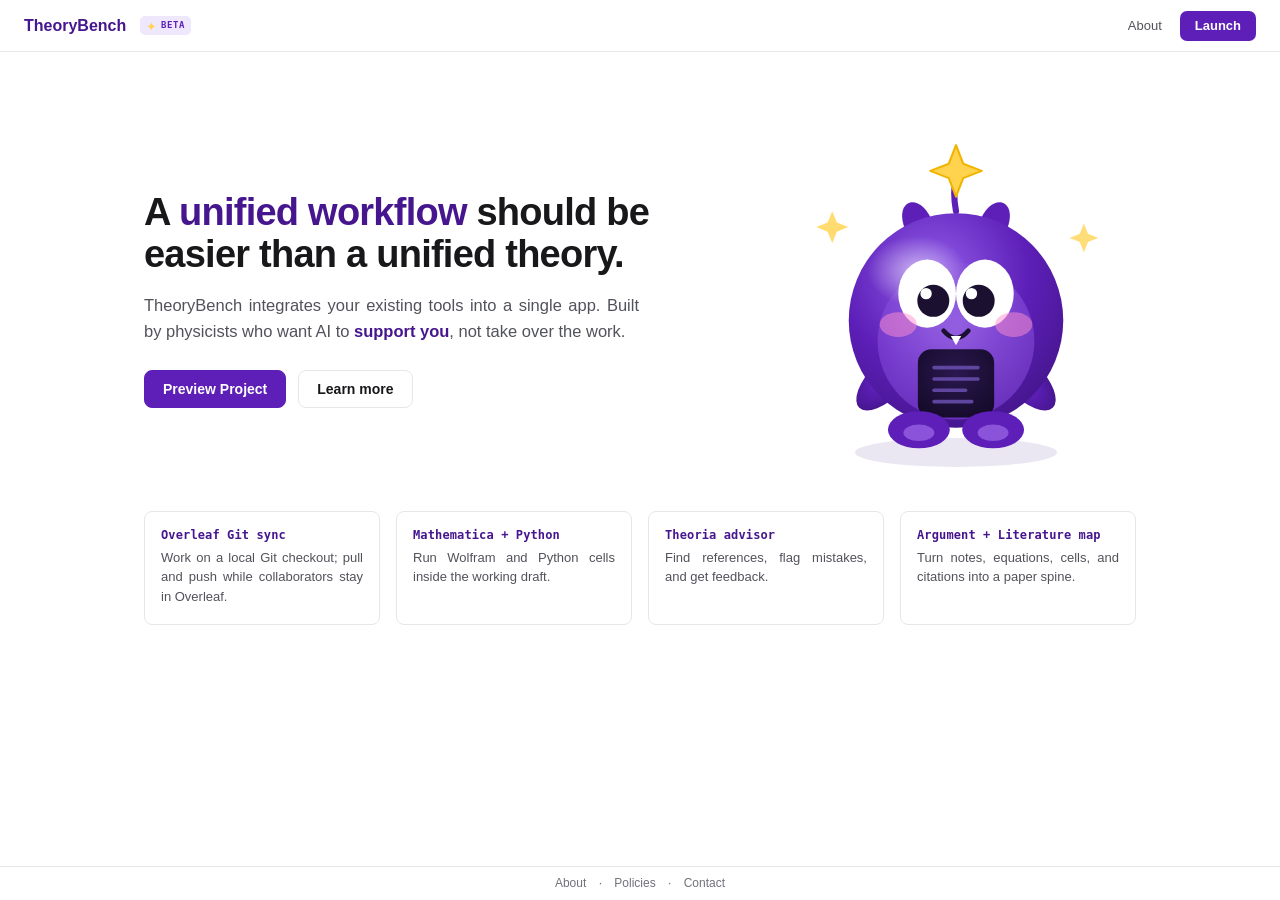
<file: index.html>
<!doctype html>
<html lang="en">
<head>
  <meta charset="utf-8" />
  <meta name="viewport" content="width=device-width, initial-scale=1" />
  <title>TheoryBench — the physicist's working room</title>
  <link rel="stylesheet" href="styles.css" />
</head>
<body>
  <nav class="nav">
    <a class="brand-mark" href="index.html" style="text-decoration:none">Theory<span style="color:var(--accent-strong)">Bench</span></a>
    <span class="beta-tag"><span class="star">✦</span>beta</span>
    <span class="spacer"></span>
    <a class="navlink" href="about.html">About</a>
    <a class="launch" href="coming-soon.html">Launch</a>
  </nav>

  <section class="hero">
    <div class="copy">
      <h1>A <span class="accent">unified workflow</span> should be easier than a unified theory.</h1>
      <p class="lede">
        TheoryBench integrates your existing tools into a single app. Built by physicists who want
        AI to <span style="color:var(--accent-strong);font-weight:600">support you</span>, not take over the work.
      </p>
      <div class="cta">
        <a class="btn primary" href="project.html?demo=1">Preview Project</a>
        <a class="btn" href="about.html">Learn more</a>
      </div>
    </div>

    <div class="mascot-wrap">
      <!-- ====== Theoria mascot (single swappable block) ====== -->
      <svg class="mascot" viewBox="0 0 320 350" role="img" aria-label="Theoria, the patron AI of theory, sitting with a belly screen">
        <defs>
          <radialGradient id="body" cx="40%" cy="28%" r="84%">
            <stop offset="0%" stop-color="#915ce8"/>
            <stop offset="52%" stop-color="#5d1fb8"/>
            <stop offset="100%" stop-color="#3f1382"/>
          </radialGradient>
          <radialGradient id="tummy" cx="50%" cy="42%" r="66%">
            <stop offset="0%" stop-color="#a877ee"/>
            <stop offset="100%" stop-color="#7639d0"/>
          </radialGradient>
          <radialGradient id="sheen" cx="50%" cy="50%" r="50%">
            <stop offset="0%" stop-color="#ffffff" stop-opacity=".55"/>
            <stop offset="100%" stop-color="#ffffff" stop-opacity="0"/>
          </radialGradient>
          <radialGradient id="screen" cx="50%" cy="36%" r="72%">
            <stop offset="0%" stop-color="#2a1850"/>
            <stop offset="100%" stop-color="#140a28"/>
          </radialGradient>
        </defs>

        <!-- ground shadow -->
        <ellipse cx="160" cy="334" rx="98" ry="14" fill="#3f1382" opacity=".10"/>

        <!-- sparkle stars -->
        <g fill="var(--star)"><path d="M40 100 l4.5 11 11 4.5 -11 4.5 -4.5 11 -4.5 -11 -11 -4.5 11 -4.5 z" opacity=".8"/><path d="M284 112 l4 10 10 4 -10 4 -4 10 -4 -10 -10 -4 10 -4 z" opacity=".75"/></g>

        <!-- star antenna -->
        <path d="M160 100 C157 84 158 76 160 68" stroke="#5d1fb8" stroke-width="6" fill="none" stroke-linecap="round"/>
        <path d="M160 36 l7 18 18 7 -18 7 -7 18 -7 -18 -18 -7 18 -7 z" fill="var(--star)" stroke="#f0b400" stroke-width="2" stroke-linejoin="round"/>

        <!-- ears -->
        <path d="M110 116 C100 88 126 80 138 112 z" fill="#5d1fb8"/>
        <path d="M210 116 C220 88 194 80 182 112 z" fill="#5d1fb8"/>

        <!-- arms: one blob each, pointing down and out (behind body) -->
        <ellipse cx="94" cy="262" rx="18" ry="40" transform="rotate(44 94 262)" fill="url(#body)"/>
        <ellipse cx="226" cy="262" rx="18" ry="40" transform="rotate(-44 226 262)" fill="url(#body)"/>

        <!-- body -->
        <ellipse cx="160" cy="206" rx="104" ry="104" fill="url(#body)"/>
        <ellipse cx="160" cy="226" rx="76" ry="76" fill="url(#tummy)" opacity=".62"/>
        <ellipse cx="122" cy="158" rx="48" ry="34" fill="url(#sheen)"/>

        <!-- belly screen -->
        <rect x="123" y="234" width="74" height="66" rx="13" fill="url(#screen)"/>
        <g fill="#6a4fb0" opacity=".85">
          <rect x="137" y="250" width="46" height="3.5" rx="1.75"/>
          <rect x="137" y="261" width="46" height="3.5" rx="1.75"/>
          <rect x="137" y="272" width="34" height="3.5" rx="1.75"/>
          <rect x="137" y="283" width="40" height="3.5" rx="1.75"/>
        </g>

        <!-- feet -->
        <ellipse cx="124" cy="312" rx="30" ry="18" fill="#5d1fb8"/>
        <ellipse cx="196" cy="312" rx="30" ry="18" fill="#5d1fb8"/>
        <ellipse cx="124" cy="315" rx="15" ry="8" fill="#a877ee" opacity=".6"/>
        <ellipse cx="196" cy="315" rx="15" ry="8" fill="#a877ee" opacity=".6"/>

        <!-- eyes -->
        <ellipse cx="132" cy="180" rx="28" ry="33" fill="#fff"/>
        <ellipse cx="188" cy="180" rx="28" ry="33" fill="#fff"/>
        <circle cx="138" cy="187" r="15.5" fill="#1c1030"/>
        <circle cx="182" cy="187" r="15.5" fill="#1c1030"/>
        <circle cx="131" cy="180" r="5.5" fill="#fff"/>
        <circle cx="175" cy="180" r="5.5" fill="#fff"/>

        <!-- cheeks -->
        <ellipse cx="104" cy="210" rx="18" ry="12" fill="#ff8fd0" opacity=".5"/>
        <ellipse cx="216" cy="210" rx="18" ry="12" fill="#ff8fd0" opacity=".5"/>

        <!-- smile + little tooth -->
        <path d="M148 216 Q160 230 172 216" stroke="#1c1030" stroke-width="4.5" fill="none" stroke-linecap="round"/>
        <path d="M155 221 l5 9 5 -9 z" fill="#fff"/>
      </svg>
      <!-- ====== /mascot ====== -->
    </div>
  </section>

  <section class="pillars">
    <div class="pillar">
      <h3>Overleaf Git sync</h3>
      <p>Work on a local Git checkout; pull and push while collaborators stay in Overleaf.</p>
    </div>
    <div class="pillar">
      <h3>Mathematica + Python</h3>
      <p>Run Wolfram and Python cells inside the working draft.</p>
    </div>
    <div class="pillar">
      <h3>Theoria advisor</h3>
      <p>Find references, flag mistakes, and get feedback.</p>
    </div>
    <div class="pillar">
      <h3>Argument + Literature map</h3>
      <p>Turn notes, equations, cells, and citations into a paper spine.</p>
    </div>
  </section>

  <footer>
    <a href="about.html">About</a> ·
    <a href="policies.html">Policies</a> ·
    <a href="contact.html">Contact</a>
  </footer>
</body>
</html>
</file>
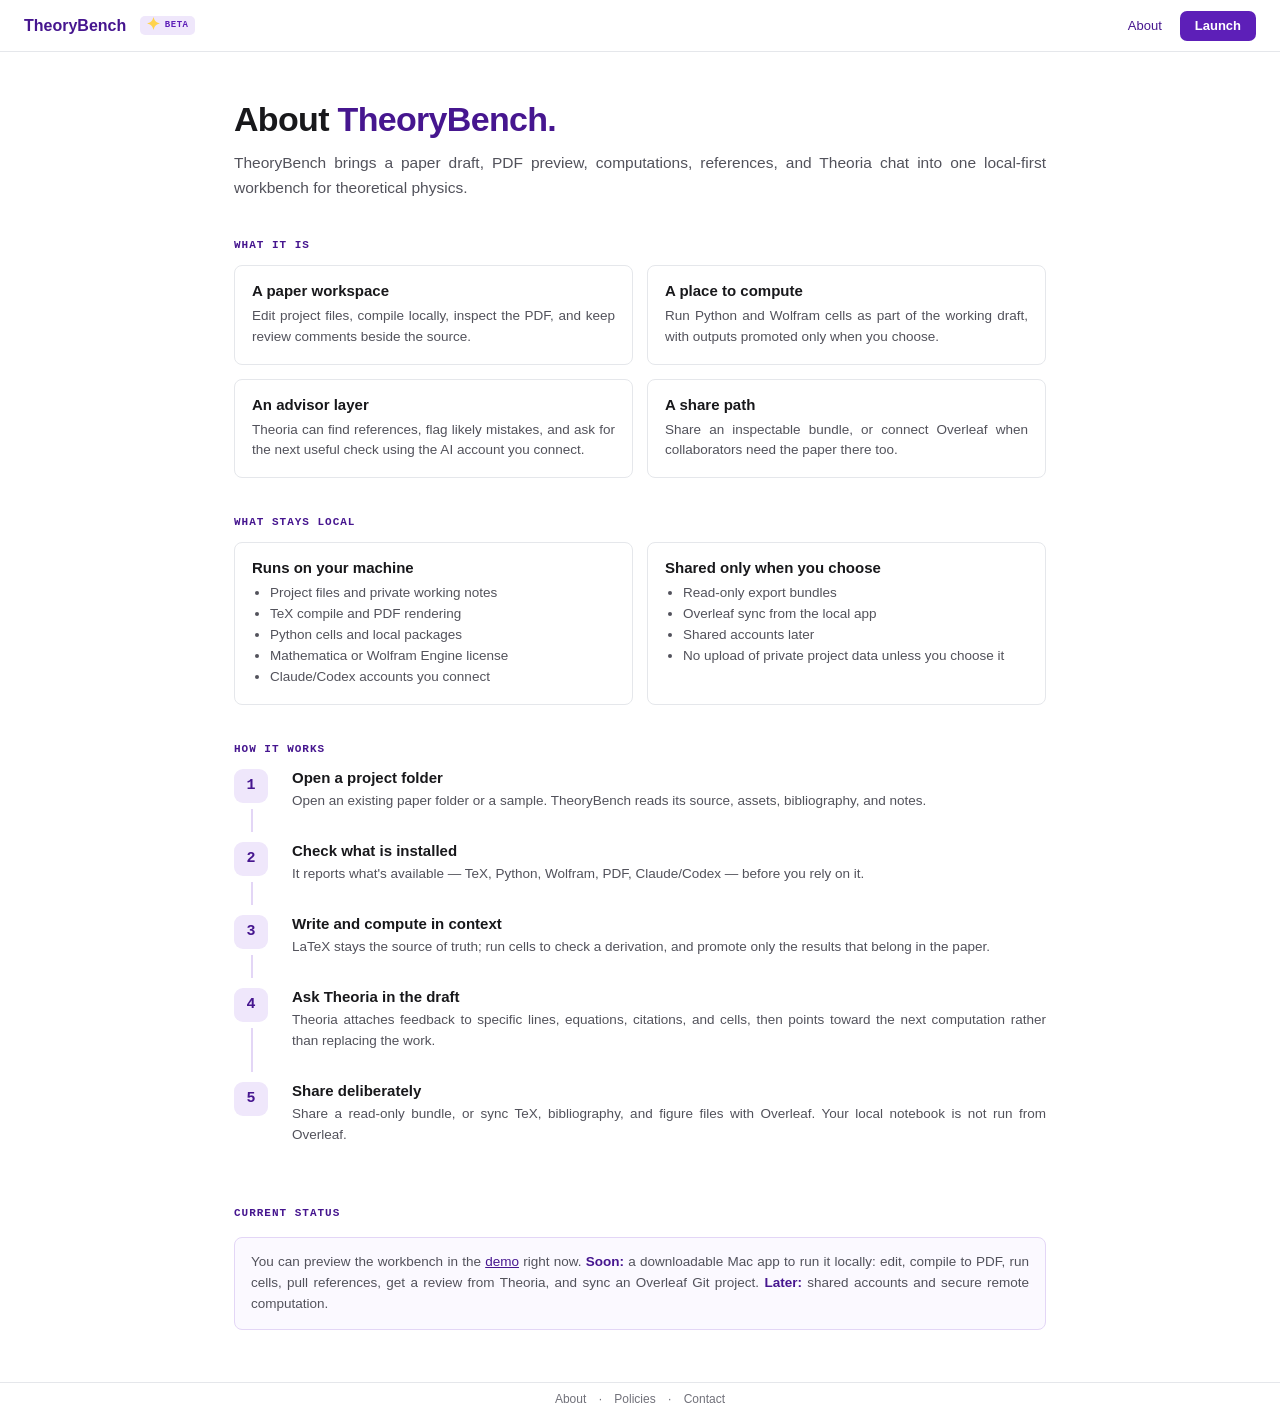
<file: about.html>
<!doctype html>
<html lang="en">
<head>
  <meta charset="utf-8" />
  <meta name="viewport" content="width=device-width, initial-scale=1" />
  <title>TheoryBench — About</title>
  <link rel="stylesheet" href="styles.css" />
</head>
<body>
  <nav class="nav">
    <a class="brand-mark" href="index.html">Theory<span style="color:var(--accent-strong)">Bench</span></a>
    <span class="beta-tag"><span class="star">✦</span>beta</span>
    <span class="spacer"></span>
    <a class="navlink" href="about.html" aria-current="page" style="color:var(--accent-strong)">About</a>
    <a class="launch" href="coming-soon.html">Launch</a>
  </nav>

  <main class="wrap">
    <h1>About <span class="accent">TheoryBench.</span></h1>
    <p class="lede">
      TheoryBench brings a paper draft, PDF preview, computations, references,
      and Theoria chat into one local-first workbench for theoretical physics.
    </p>

    <p class="section-label">What it is</p>
    <div class="grid">
      <div class="card">
        <h3>A paper workspace</h3>
        <p>Edit project files, compile locally, inspect the PDF, and keep review comments beside the source.</p>
      </div>
      <div class="card">
        <h3>A place to compute</h3>
        <p>Run Python and Wolfram cells as part of the working draft, with outputs promoted only when you choose.</p>
      </div>
      <div class="card">
        <h3>An advisor layer</h3>
        <p>Theoria can find references, flag likely mistakes, and ask for the next useful check using the AI account you connect.</p>
      </div>
      <div class="card">
        <h3>A share path</h3>
        <p>Share an inspectable bundle, or connect Overleaf when collaborators need the paper there too.</p>
      </div>
    </div>

    <p class="section-label">What stays local</p>
    <div class="split">
      <div class="card">
        <h3>Runs on your machine</h3>
        <ul>
          <li>Project files and private working notes</li>
          <li>TeX compile and PDF rendering</li>
          <li>Python cells and local packages</li>
          <li>Mathematica or Wolfram Engine license</li>
          <li>Claude/Codex accounts you connect</li>
        </ul>
      </div>
      <div class="card">
        <h3>Shared only when you choose</h3>
        <ul>
          <li>Read-only export bundles</li>
          <li>Overleaf sync from the local app</li>
          <li>Shared accounts later</li>
          <li>No upload of private project data unless you choose it</li>
        </ul>
      </div>
    </div>

    <p class="section-label" id="how">How it works</p>
    <ol class="steps">
      <li>
        <h3>Open a project folder</h3>
        <p>Open an existing paper folder or a sample. TheoryBench reads its source, assets,
        bibliography, and notes.</p>
      </li>
      <li>
        <h3>Check what is installed</h3>
        <p>It reports what's available — TeX, Python, Wolfram, PDF, Claude/Codex — before you rely on it.</p>
      </li>
      <li>
        <h3>Write and compute in context</h3>
        <p>LaTeX stays the source of truth; run cells to check a derivation, and promote only
        the results that belong in the paper.</p>
      </li>
      <li>
        <h3>Ask Theoria in the draft</h3>
        <p>Theoria attaches feedback to specific lines, equations, citations, and cells,
        then points toward the next computation rather than replacing the work.</p>
      </li>
      <li>
        <h3>Share deliberately</h3>
        <p>Share a read-only bundle, or sync TeX, bibliography, and figure files with Overleaf. Your local
        notebook is not run from Overleaf.</p>
      </li>
    </ol>

    <p class="section-label">Current status</p>
    <p class="note">
      You can preview the workbench in the <a href="project.html?demo=1" style="color:var(--accent-strong)">demo</a>
      right now. <strong>Soon:</strong> a downloadable Mac app to run it locally: edit, compile to PDF, run cells,
      pull references, get a review from Theoria, and sync an Overleaf Git project. <strong>Later:</strong>
      shared accounts and secure remote computation.
    </p>
  </main>

  <footer>
    <a href="about.html">About</a> ·
    <a href="policies.html">Policies</a> ·
    <a href="contact.html">Contact</a>
  </footer>
</body>
</html>
</file>
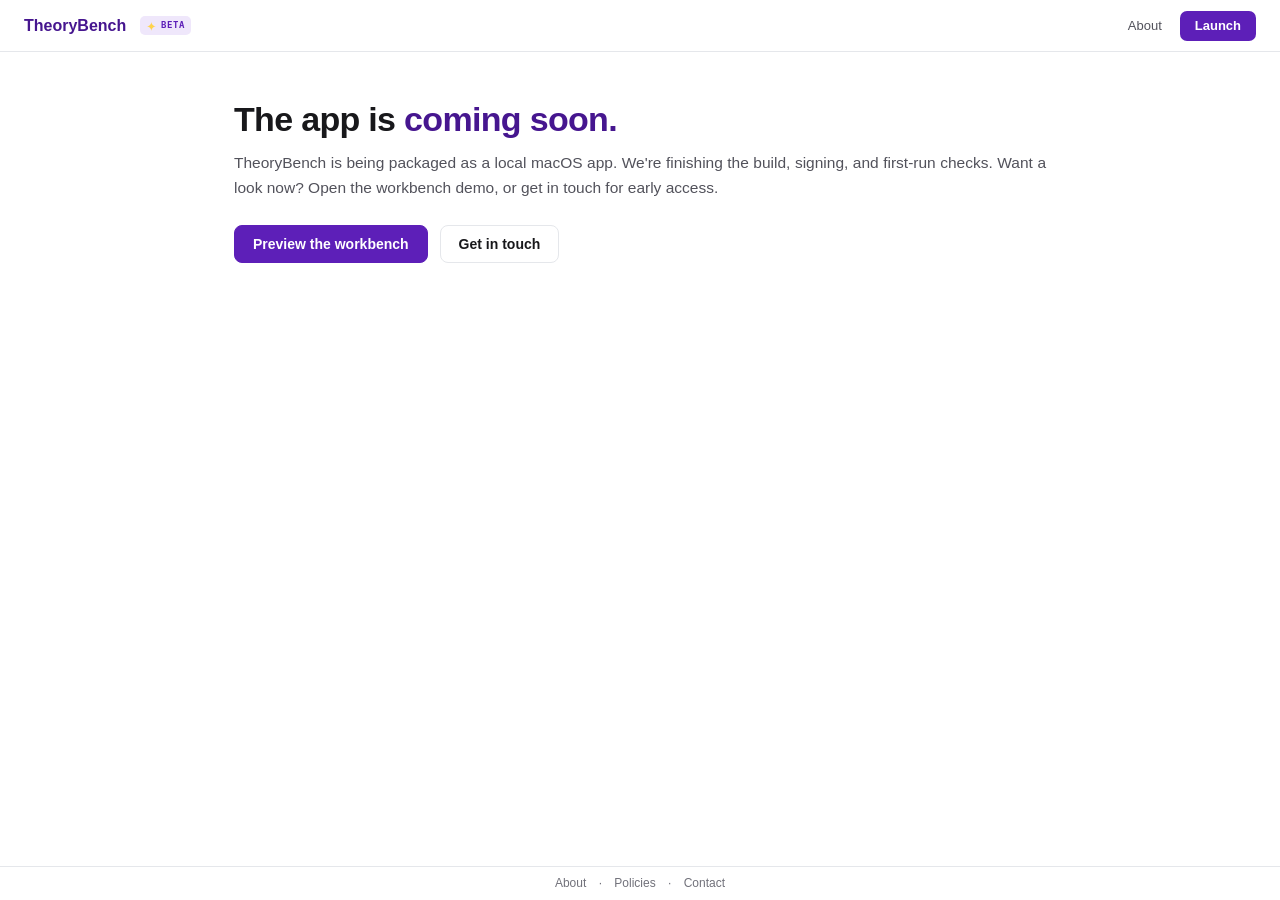
<file: coming-soon.html>
<!doctype html>
<html lang="en">
<head>
  <meta charset="utf-8" />
  <meta name="viewport" content="width=device-width, initial-scale=1" />
  <title>TheoryBench — Coming soon</title>
  <link rel="stylesheet" href="styles.css" />
</head>
<body>
  <nav class="nav">
    <a class="brand-mark" href="index.html">Theory<span style="color:var(--accent-strong)">Bench</span></a>
    <span class="beta-tag"><span class="star">✦</span>beta</span>
    <span class="spacer"></span>
    <a class="navlink" href="about.html">About</a>
    <a class="launch" href="coming-soon.html">Launch</a>
  </nav>

  <main class="wrap">
    <h1>The app is <span class="accent">coming soon.</span></h1>
    <p class="lede">
      TheoryBench is being packaged as a local macOS app. We're finishing the build,
      signing, and first-run checks. Want a look now? Open the workbench demo, or get in touch for early access.
    </p>
    <div class="cta">
      <a class="btn primary" href="project.html?demo=1">Preview the workbench</a>
      <a class="btn" href="contact.html">Get in touch</a>
    </div>
  </main>

  <footer>
    <a href="about.html">About</a> ·
    <a href="policies.html">Policies</a> ·
    <a href="contact.html">Contact</a>
  </footer>
</body>
</html>
</file>
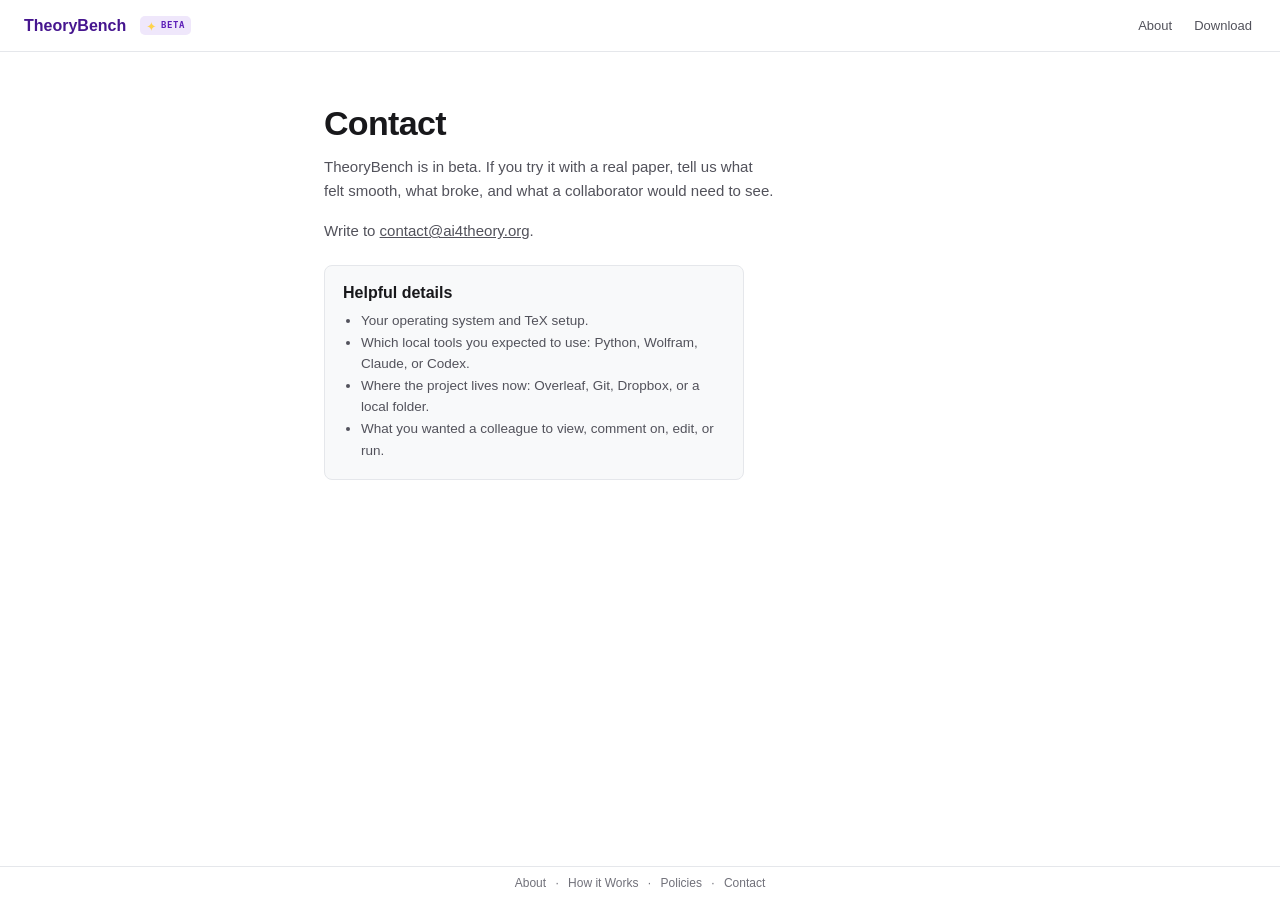
<file: contact.html>
<!doctype html>
<html lang="en">
<head>
  <meta charset="utf-8" />
  <meta name="viewport" content="width=device-width, initial-scale=1" />
  <title>TheoryBench — Contact</title>
  <style>
    :root {
      --sans:-apple-system,BlinkMacSystemFont,'Segoe UI',Roboto,sans-serif;
      --mono:'SF Mono',ui-monospace,Menlo,Consolas,monospace;
      --bg:#ffffff; --panel:#f8f9fa; --line:#e5e7eb; --line-soft:#f0f0f0;
      --ink:#18181b; --muted:#52525b; --faint:#71717a;
      --accent:#5d1fb8; --accent-strong:#46168f; --accent-soft:#efe7fb; --accent-line:#e3d6f6;
      --star:#ffd34d; --radius:8px;
    }
    * { box-sizing:border-box; }
    body { margin:0; color:var(--ink); font:14px/1.55 var(--sans); background:var(--bg); min-height:100vh; display:flex; flex-direction:column; }
    a { color:inherit; }
    .nav { display:flex; align-items:center; gap:14px; height:52px; padding:0 24px; border-bottom:1px solid var(--line); }
    .brand-mark { display:inline-flex; align-items:center; color:var(--accent-strong); font:700 16px/1 var(--sans); text-decoration:none; }
    .beta-tag { display:inline-flex; align-items:center; gap:4px; font:600 9px/1 var(--mono); letter-spacing:.06em; text-transform:uppercase; color:var(--accent); background:var(--accent-soft); padding:3px 6px; border-radius:5px; }
    .beta-tag .star { color:var(--star); font-size:17px; line-height:.8; transform:translateY(-.5px); }
    .nav .spacer { flex:1; }
    .nav a.navlink { color:var(--muted); text-decoration:none; font:500 13px var(--sans); padding:0 4px; }
    .nav a.navlink:hover { color:var(--ink); }
    .wrap { max-width:680px; width:100%; margin:0 auto; padding:52px 24px; }
    h1 { margin:0 0 12px; font:700 34px/1.15 var(--sans); letter-spacing:-0.02em; }
    p { margin:0 0 16px; color:var(--muted); font-size:15px; line-height:1.6; max-width:54ch; }
    .panel { max-width:54ch; margin-top:22px; border:1px solid var(--line); border-radius:var(--radius); background:var(--panel); padding:18px; }
    .panel h2 { margin:0 0 8px; font:700 16px var(--sans); }
    .panel ul { margin:0; padding-left:18px; color:var(--muted); font-size:13.5px; line-height:1.6; }
    footer { margin-top:auto; border-top:1px solid var(--line); padding:7px 28px; color:var(--faint); font-size:12px; text-align:center; }
    footer a { color:var(--faint); text-decoration:none; margin:0 6px; }
    footer a:hover { color:var(--accent); }
  </style>
</head>
<body>
  <nav class="nav">
    <a class="brand-mark" href="index.html">Theory<span style="color:var(--accent-strong)">Bench</span></a>
    <span class="beta-tag"><span class="star">✦</span>beta</span>
    <span class="spacer"></span>
    <a class="navlink" href="about.html">About</a>
    <a class="navlink" href="how-it-works.html">Download</a>
  </nav>

  <main class="wrap">
    <h1>Contact</h1>
    <p>
      TheoryBench is in beta. If you try it with a real paper, tell us what felt
      smooth, what broke, and what a collaborator would need to see.
    </p>
    <p>
      Write to <a href="mailto:contact@ai4theory.org">contact@ai4theory.org</a>.
    </p>

    <div class="panel">
      <h2>Helpful details</h2>
      <ul>
        <li>Your operating system and TeX setup.</li>
        <li>Which local tools you expected to use: Python, Wolfram, Claude, or Codex.</li>
        <li>Where the project lives now: Overleaf, Git, Dropbox, or a local folder.</li>
        <li>What you wanted a colleague to view, comment on, edit, or run.</li>
      </ul>
    </div>
  </main>

  <footer>
    <a href="about.html">About</a> ·
    <a href="how-it-works.html">How it Works</a> ·
    <a href="policies.html">Policies</a> ·
    <a href="contact.html">Contact</a>
  </footer>
</body>
</html>
</file>
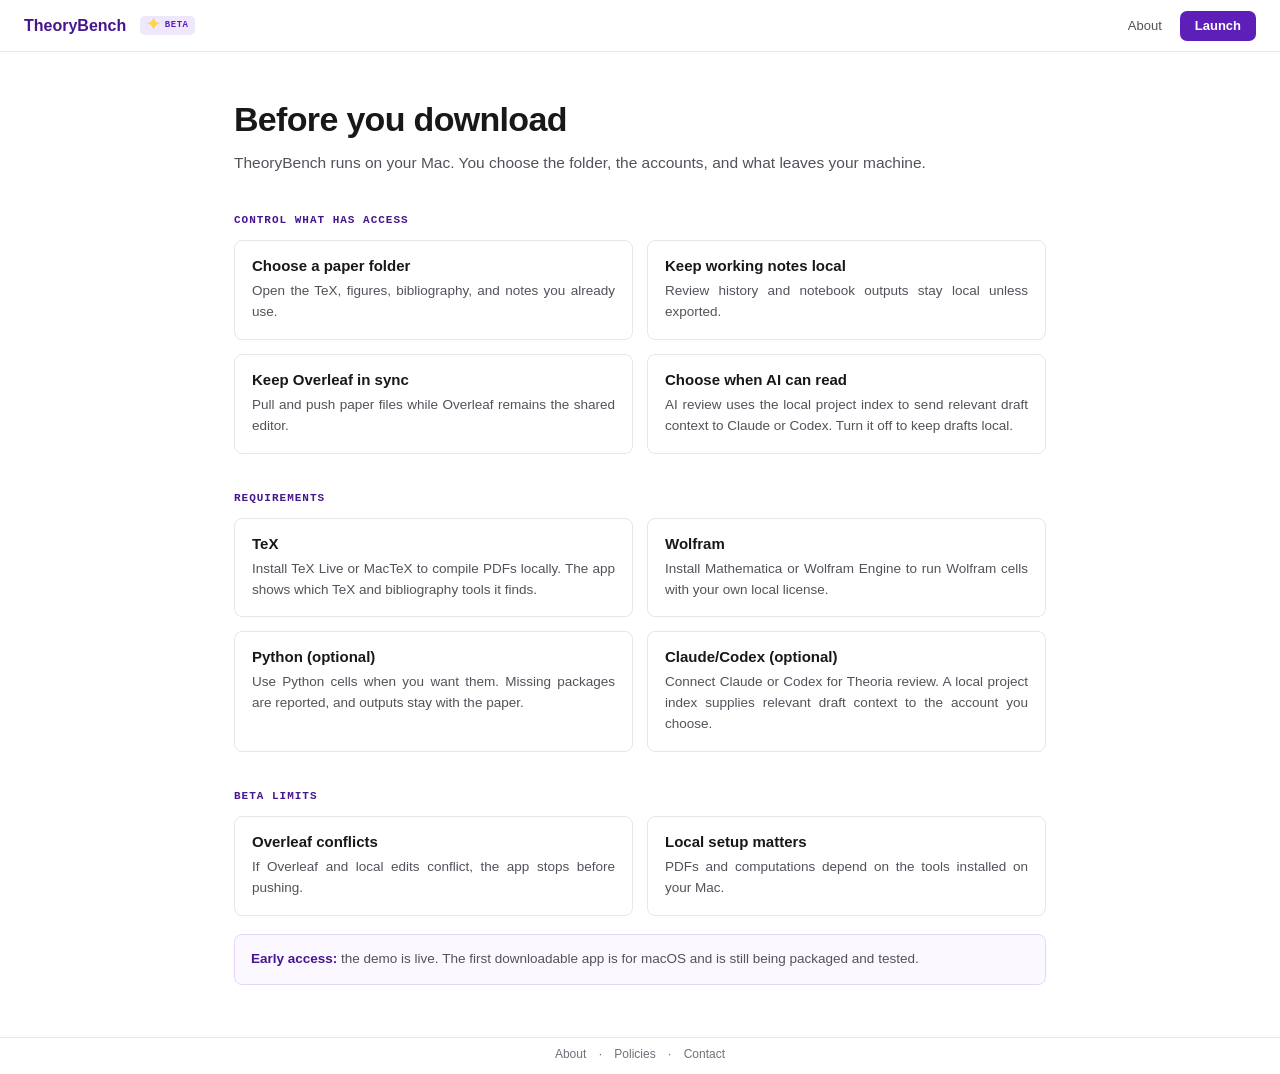
<file: policies.html>
<!doctype html>
<html lang="en">
<head>
  <meta charset="utf-8" />
  <meta name="viewport" content="width=device-width, initial-scale=1" />
  <title>TheoryBench — Policies</title>
  <link rel="stylesheet" href="styles.css" />
</head>
<body>
  <nav class="nav">
    <a class="brand-mark" href="index.html">Theory<span style="color:var(--accent-strong)">Bench</span></a>
    <span class="beta-tag"><span class="star">✦</span>beta</span>
    <span class="spacer"></span>
    <a class="navlink" href="about.html">About</a>
    <a class="launch" href="coming-soon.html">Launch</a>
  </nav>

  <main class="wrap">
    <h1>Before you download</h1>
    <p class="lede">
      TheoryBench runs on your Mac. You choose the folder, the accounts, and
      what leaves your machine.
    </p>

    <p class="section-label">Control what has access</p>
    <div class="grid">
      <div class="card">
        <h3>Choose a paper folder</h3>
        <p>Open the TeX, figures, bibliography, and notes you already use.</p>
      </div>
      <div class="card">
        <h3>Keep working notes local</h3>
        <p>Review history and notebook outputs stay local unless exported.</p>
      </div>
      <div class="card">
        <h3>Keep Overleaf in sync</h3>
        <p>Pull and push paper files while Overleaf remains the shared editor.</p>
      </div>
      <div class="card">
        <h3>Choose when AI can read</h3>
        <p>AI review uses the local project index to send relevant draft context to Claude or Codex. Turn it off to keep drafts local.</p>
      </div>
    </div>

    <p class="section-label">Requirements</p>
    <div class="grid">
      <div class="card">
        <h3>TeX</h3>
        <p>Install TeX Live or MacTeX to compile PDFs locally. The app shows which TeX and bibliography tools it finds.</p>
      </div>
      <div class="card">
        <h3>Wolfram</h3>
        <p>Install Mathematica or Wolfram Engine to run Wolfram cells with your own local license.</p>
      </div>
      <div class="card">
        <h3>Python (optional)</h3>
        <p>Use Python cells when you want them. Missing packages are reported, and outputs stay with the paper.</p>
      </div>
      <div class="card">
        <h3>Claude/Codex (optional)</h3>
        <p>Connect Claude or Codex for Theoria review. A local project index supplies relevant draft context to the account you choose.</p>
      </div>
    </div>

    <p class="section-label">Beta limits</p>
    <div class="grid">
      <div class="card">
        <h3>Overleaf conflicts</h3>
        <p>If Overleaf and local edits conflict, the app stops before pushing.</p>
      </div>
      <div class="card">
        <h3>Local setup matters</h3>
        <p>PDFs and computations depend on the tools installed on your Mac.</p>
      </div>
    </div>
    <p class="note">
      <strong>Early access:</strong> the demo is live. The first downloadable app is for macOS
      and is still being packaged and tested.
    </p>
  </main>

  <footer>
    <a href="about.html">About</a> ·
    <a href="policies.html">Policies</a> ·
    <a href="contact.html">Contact</a>
  </footer>
</body>
</html>
</file>
<file: styles.css>
/* TheoryBench — shared styles for every public page. Edit here once; all pages follow. */
:root {
  --sans:-apple-system,BlinkMacSystemFont,'Segoe UI',Roboto,sans-serif;
  --mono:'SF Mono',ui-monospace,Menlo,Consolas,monospace;
  --bg:#ffffff; --panel:#ffffff; --line:#e5e7eb; --line-soft:#f0f0f0;
  --ink:#18181b; --muted:#52525b; --faint:#71717a;
  --accent:#5d1fb8; --accent-strong:#46168f; --accent-deep:#34106b; --accent-soft:#efe7fb; --accent-line:#e3d6f6;
  --star:#ffd34d; --radius:8px;
}
* { box-sizing:border-box; }

/* Zero-width scrollbar: the page still scrolls (trackpad/wheel), but the bar takes no width.
   So there's no gutter, no width jitter between pages, and the nav/footer lines reach the edge. */
html { scrollbar-width:none; -ms-overflow-style:none; }
html::-webkit-scrollbar, body::-webkit-scrollbar { width:0; height:0; display:none; }

body { margin:0; color:var(--ink); font:14px/1.55 var(--sans); background:var(--bg); -webkit-font-smoothing:antialiased; min-height:100vh; display:flex; flex-direction:column; }
a { color:inherit; }
::selection { background:rgba(93,31,184,.22); }
:focus-visible { outline:2px solid var(--accent); outline-offset:2px; border-radius:4px; }
code { font:12.5px var(--mono); background:var(--accent-soft); color:var(--accent-strong); padding:1px 5px; border-radius:4px; }

/* Nav — border-bottom now spans full viewport width */
.nav { display:flex; align-items:center; gap:14px; height:52px; padding:0 24px; border-bottom:1px solid var(--line); }
.brand-mark { display:inline-flex; align-items:center; color:var(--accent-strong); font:700 16px/1 var(--sans); text-decoration:none; }
.beta-tag { display:inline-flex; align-items:center; gap:4px; align-self:center; font:600 9px/1 var(--mono); letter-spacing:.06em; text-transform:uppercase; color:var(--accent); background:var(--accent-soft); padding:3px 6px; border-radius:5px; }
.beta-tag .star { color:var(--star); font-size:17px; line-height:.8; transform:translateY(-.5px); }
.nav .spacer { flex:1; }
.nav a.navlink { color:var(--muted); text-decoration:none; font:500 13px var(--sans); padding:0 4px; }
.nav a.navlink:hover { color:var(--ink); }
.nav a.navlink.current { color:var(--accent-strong); }
.launch { display:inline-flex; align-items:center; height:30px; padding:0 15px; border-radius:7px; background:var(--accent); color:#fff; font:600 13px var(--sans); text-decoration:none; }
.launch:hover { background:var(--accent-strong); }

/* Buttons */
.btn { display:inline-flex; align-items:center; gap:7px; height:38px; padding:0 18px; border-radius:8px; border:1px solid var(--line); background:#fff; color:var(--ink); font:600 14px var(--sans); text-decoration:none; cursor:pointer; }
.btn:hover { background:var(--line-soft); }
.btn.primary { border-color:var(--accent); background:var(--accent); color:#fff; }
.btn.primary:hover { background:var(--accent-strong); border-color:var(--accent-strong); }
.btn.sm { height:32px; padding:0 13px; font-size:13px; border-radius:7px; }

/* Content column — same width on every page */
.wrap { max-width:860px; width:100%; margin:0 auto; padding:48px 24px 52px; }
.wrap h1 { margin:0 0 12px; font:700 34px/1.15 var(--sans); letter-spacing:-0.02em; }
.accent { color:var(--accent-strong); }
.lede { margin:0; color:var(--muted); font-size:15.5px; line-height:1.6; text-align:justify; text-align-last:left; }
.lede a { color:var(--accent-strong); }
.cta { display:flex; gap:12px; flex-wrap:wrap; margin-top:24px; }
.section-label { margin:38px 0 14px; font:700 11px var(--mono); letter-spacing:.09em; text-transform:uppercase; color:var(--accent-strong); }
.note { margin:18px 0 0; padding:14px 16px; border:1px solid var(--accent-line); border-radius:var(--radius); background:#fbf9ff; color:var(--muted); font-size:13.5px; line-height:1.55; text-align:justify; text-align-last:left; }
.note a, .note strong { color:var(--accent-strong); }

/* Cards / grids */
.grid { display:grid; grid-template-columns:repeat(2,minmax(0,1fr)); gap:14px; }
.split { display:grid; grid-template-columns:1fr 1fr; gap:14px; }
.card { border:1px solid var(--line); border-radius:var(--radius); background:var(--panel); padding:16px 17px; }
.card h3 { margin:0 0 7px; font:700 15px var(--sans); }
.card p, .card li { color:var(--muted); font-size:13.5px; line-height:1.55; text-align:justify; text-align-last:left; }
.card p { margin:0; }
.card ul, .split ul { margin:0; padding-left:18px; color:var(--muted); font-size:13.5px; line-height:1.6; }

/* Steps (about) */
.steps { list-style:none; counter-reset:s; padding:0; margin:0; }
.steps li { position:relative; padding:0 0 24px 58px; }
.steps li:before { counter-increment:s; content:counter(s); position:absolute; left:0; top:0; width:34px; height:34px; border-radius:9px; background:var(--accent-soft); color:var(--accent-strong); font:700 15px var(--mono); display:grid; place-items:center; }
.steps li:not(:last-child):after { content:""; position:absolute; left:17px; top:40px; bottom:4px; width:2px; background:var(--accent-line); }
.steps h3 { margin:6px 0 5px; font:700 15px var(--sans); }
.steps p { margin:0; color:var(--muted); font-size:13.5px; line-height:1.55; text-align:justify; text-align-last:left; }

/* Index hero + pillars */
.hero { max-width:1040px; margin:0 auto; padding:56px 24px 24px; display:grid; grid-template-columns:1fr 360px; gap:40px; align-items:center; }
.hero .copy { padding-top:22px; }
.hero .copy h1 { margin:0 0 16px; font:700 38px/1.12 var(--sans); letter-spacing:-0.02em; color:var(--ink); }
.hero .copy p.lede { margin:0 0 26px; font-size:16.5px; line-height:1.6; color:var(--muted); max-width:30em; text-align:justify; }
.hero .cta { margin-top:8px; }
.mascot-wrap { display:flex; justify-content:center; }
.mascot { width:330px; height:auto; display:block; }
.pillars { max-width:1040px; margin:0 auto; padding:18px 24px 64px; display:grid; grid-template-columns:repeat(4,1fr); gap:16px; }
.pillar { border:1px solid var(--line); border-radius:var(--radius); padding:16px 16px 18px; background:var(--panel); }
.pillar h3 { margin:0 0 6px; font:600 12px var(--mono); letter-spacing:.01em; color:var(--accent-strong); }
.pillar p { margin:0; font-size:13px; line-height:1.5; color:var(--muted); text-align:justify; }

/* Footer — border-top spans full viewport width */
footer { margin-top:auto; border-top:1px solid var(--line); padding:7px 28px; color:var(--faint); font-size:12px; text-align:center; }
footer a { color:var(--faint); text-decoration:none; margin:0 9px; }
footer a:hover { color:var(--accent); }

@media (max-width:840px) {
  .hero { grid-template-columns:1fr; text-align:center; padding-top:40px; }
  .hero .copy p.lede { margin-left:auto; margin-right:auto; }
  .hero .cta { justify-content:center; }
  .mascot-wrap { order:-1; }
  .pillars { grid-template-columns:repeat(2,1fr); }
}
@media (max-width:700px) { .grid, .split { grid-template-columns:1fr; } }
@media (max-width:520px) { .pillars { grid-template-columns:1fr; } .hero .copy h1 { font-size:32px; } .wrap h1 { font-size:30px; } }
</file>
